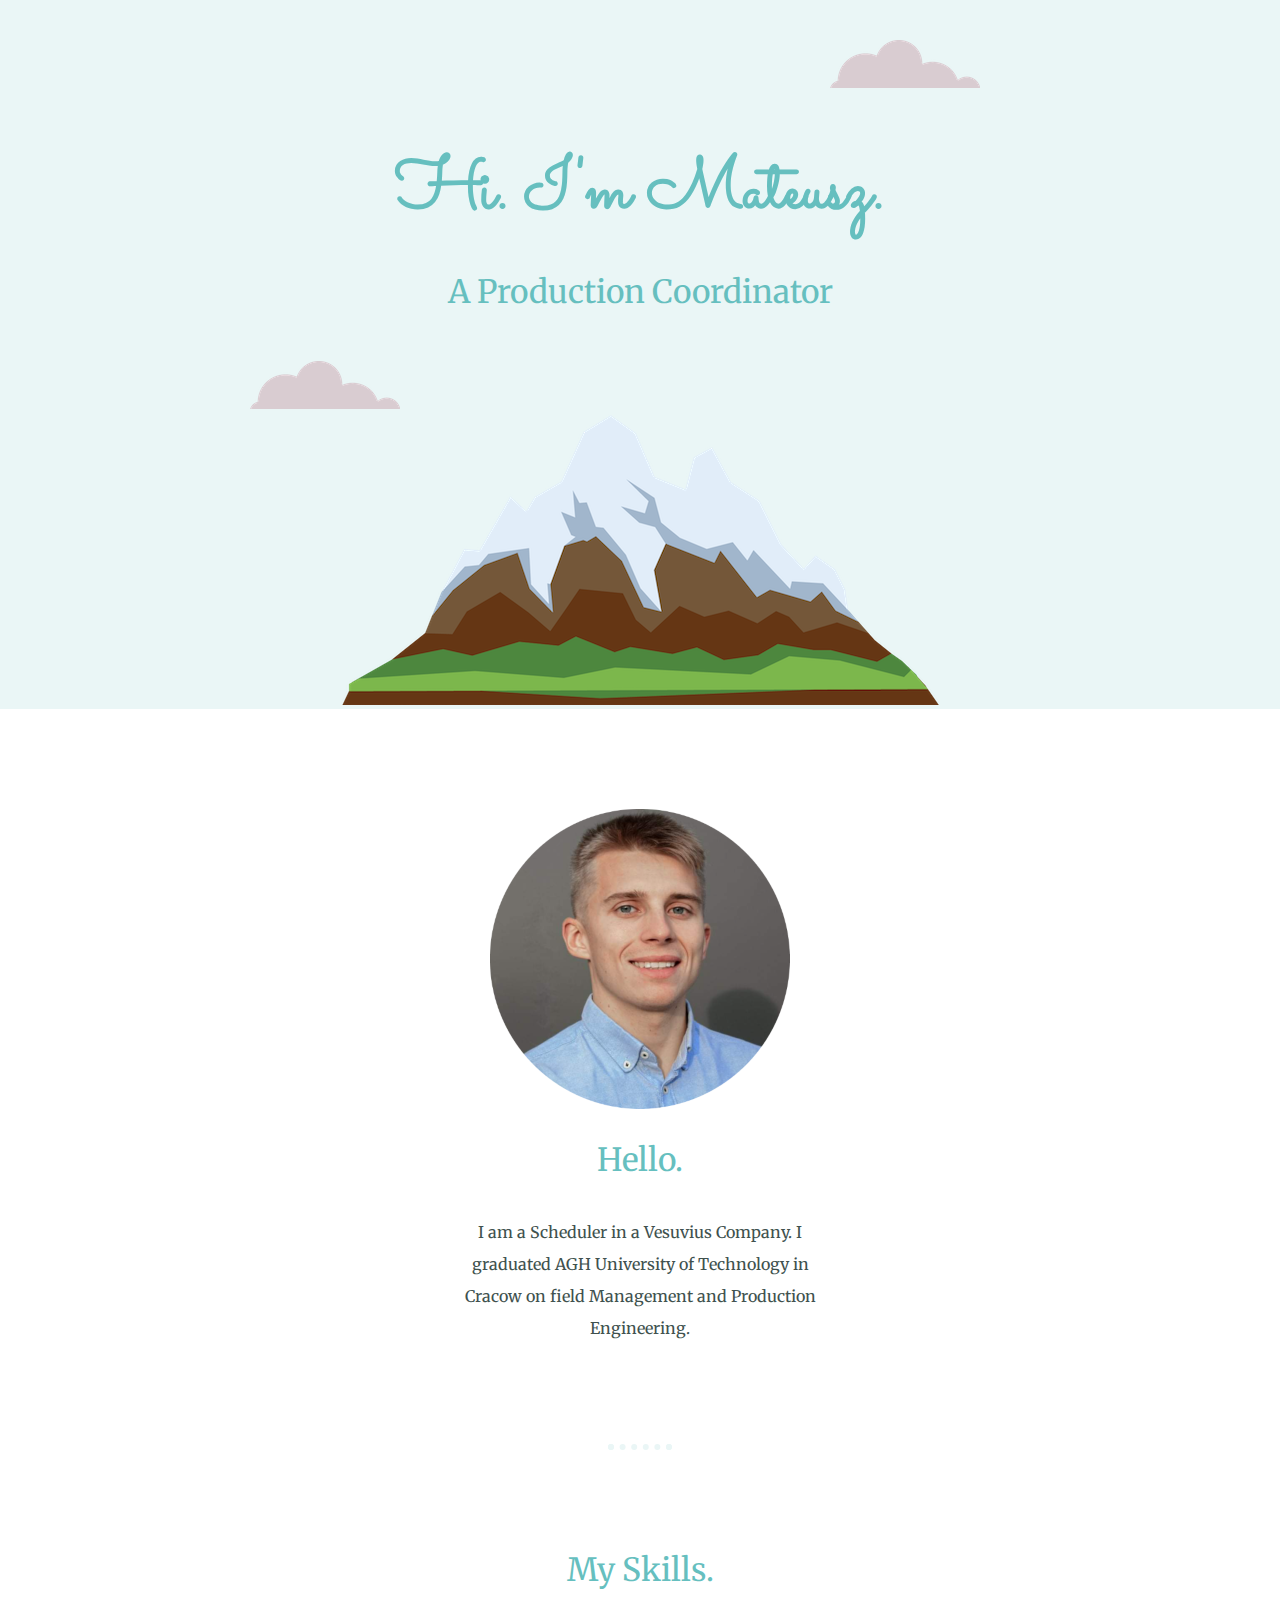
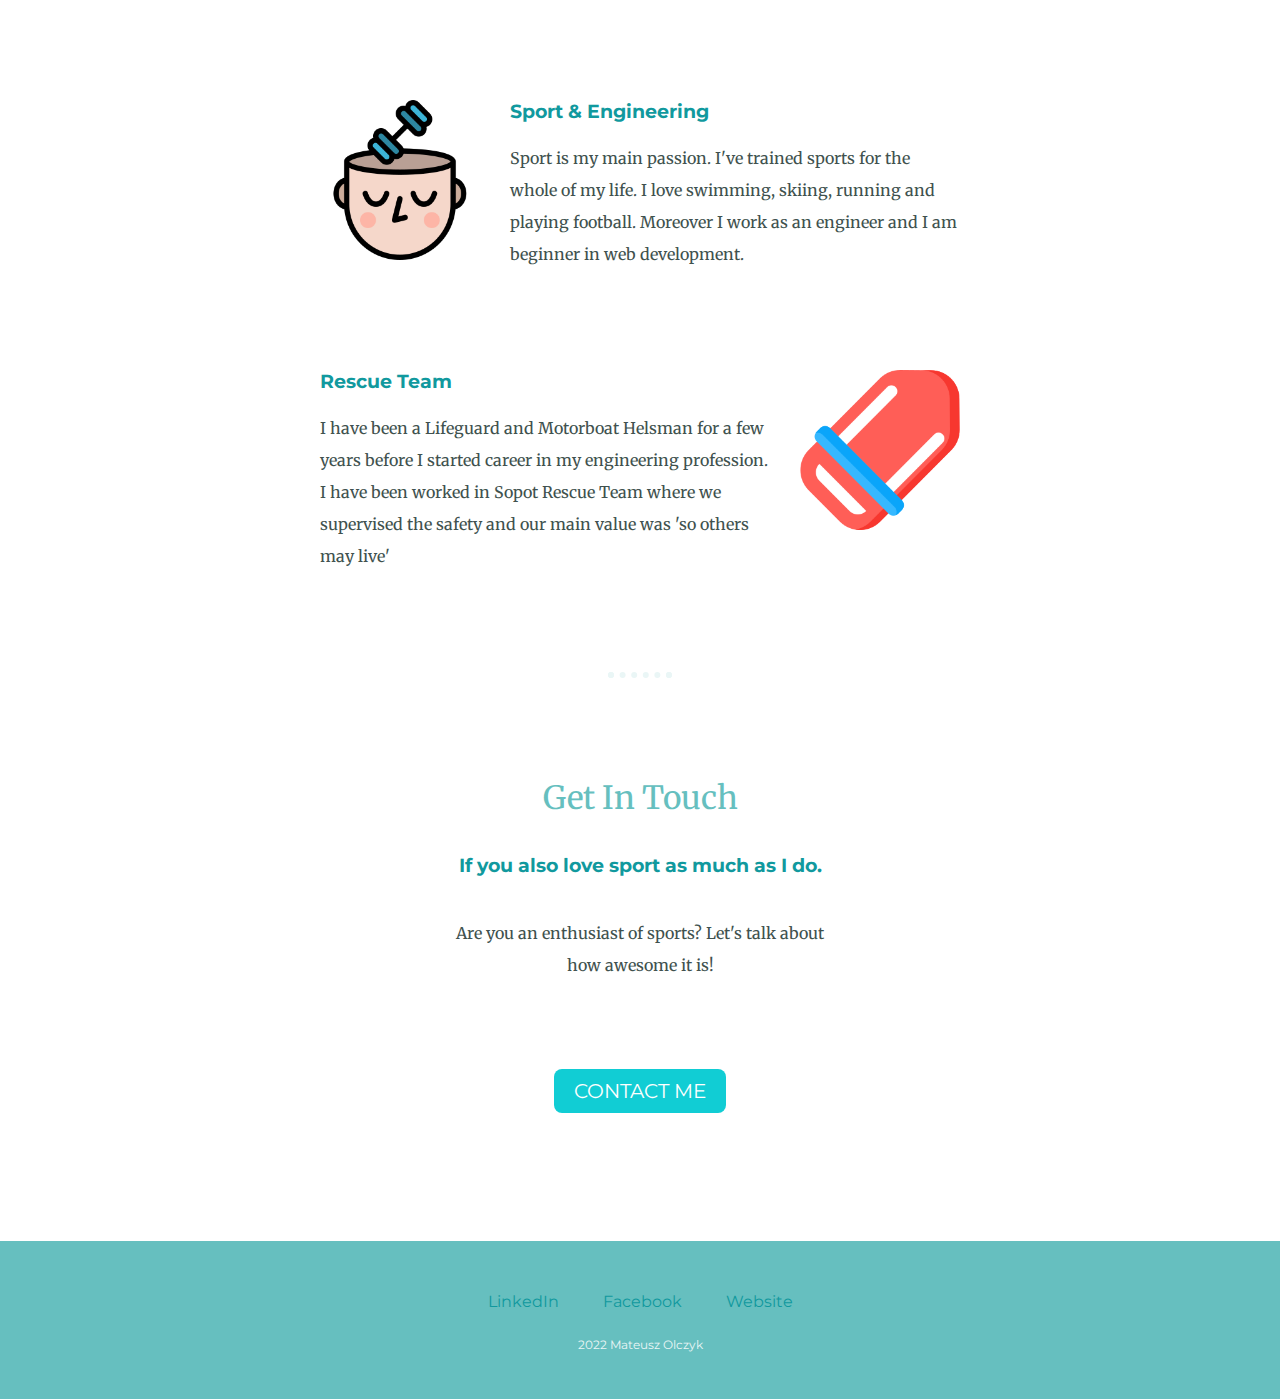
<file: index.html>
<!DOCTYPE html>
<html lang="en" dir="ltr">
  <head>
    <meta charset="utf-8">
    <title>Mateusz Olczyk</title>
    <link rel="stylesheet" href="css/styles.css">
    <link rel="icon" href="css/favicon.ico">
    <link rel="preconnect" href="https://fonts.googleapis.com">
    <link rel="preconnect" href="https://fonts.gstatic.com" crossorigin>
    <link href="https://fonts.googleapis.com/css2?family=Merriweather&family=Montserrat&family=Sacramento&display=swap" rel="stylesheet">
  </head>
  <body>
<div class="top-container">
  <img class="top-cloud" src="images/cloud.png" alt="cloud">
  <h1>Hi. I'm Mateusz.</h1>
  <h2>A Production Coordinator</h2>
  <img class="bottom-cloud" src="images/cloud.png" alt="cloud">
  <img src="images/mountain.png" alt="mountain">
</div>
<div class="middle-container">
  <div class="profile">
    <img src="images/Mateusz_profile_pic.png" alt="Mateusz_profile_pic">
    <h2>Hello.</h2>
    <p class="Hello">I am a Scheduler in a Vesuvius Company. I graduated AGH University of Technology
      in Cracow on field Management and Production Engineering.</p>
  </div>
  <hr>
  <div class="skills">
    <h2>My Skills.</h2>
    <div class="skill-row">
      <img class="image1" src="images/strenght.png" alt="Skills">
      <h3>Sport & Engineering</h3>
      <p>Sport is my main passion. I've trained sports for the whole of my life.
        I love swimming, skiing, running and playing football. Moreover I work as an engineer
        and I am beginner in web development.
      </p>
    </div>
    <div class="skill-row">
      <img class="image2" src="images/rescue.png" alt="Rescue">
      <h3>Rescue Team</h3>
      <p>I have been a Lifeguard and
      Motorboat Helsman for a few years before I started career in my engineering profession.
      I have been worked in Sopot Rescue Team where we supervised the safety and our main value was
      'so others may live'

     </p>
    </div>
  </div>
  <hr>
  <div class="contact-me">
    <h2>Get In Touch</h2>
    <h3>If you also love sport as much as I do.</h3>
    <p class="contact">Are you an enthusiast of sports? Let's talk about how awesome it is!</p>
    <a class="btn" href="mailto:name@email.com">CONTACT ME</a>
  </div>
</div>


<div class="bottom-container">
  <a class="footer-link" href="">LinkedIn</a>
  <a class="footer-link" href="https://www.facebook.com/mateusz.olczyk.5">Facebook</a>
  <a class="footer-link" href="">Website</a>
  <p class="End">2022 Mateusz Olczyk</p>
</div>

  </body>
</html>
</file>
<file: css/styles.css>
body {
  margin: 0;
  text-align: center;
  font-family: 'Merriweather', serif;
  color: #40514E;
}
h1{
  font-size: 4.5rem;
  margin: 40px auto 0 auto;
  font-family: 'Sacramento', cursive;
  color: #66BFBF;
}
h2 {
  font-family: 'Merriweather', sans-serif;
  color: #66BFBF;
  font-weight: normal;
  font-size: 2rem;
  padding-bottom: 10px;
}
h3 {
  font-family: 'Montserrat', sans-serif;
  color: #11999E;
}
hr {
  border: dotted #EAF6F6 6px;
  border-bottom: none;
  width: 4%;
  margin: 100px auto 100px auto;
}
p {
  line-height: 2;
}
a {
  text-decoration: none;
}
a:hover {
  color: #EAF6F6;
}
.contact {
  width: 30%;
  margin: 40px auto 60px auto;
}
.End{
  color: #EAF6F6;
  font-family: 'Montserrat', sans-serif;
  font-size: 0.75rem;
  padding: 10px 0;
}
.footer-link{
  margin: 10px 20px;
  color: #11999E;
  font-family: 'Montserrat', sans-serif;
}
.Hello {
  width: 30%;
  margin: 20px auto 20px auto;
}
.top-container {
  background-color: #EAF6F6;
  position: relative;
  padding-top: 100px;
}

.middle-container {
  background-color: white;
  margin: 100px auto 100px auto;
}

.bottom-container {
  background-color: #66BFBF;
  padding: 50px 0 20px;
}
.bottom-cloud {
  position: absolute;
  left: 250px;
  bottom: 300px;

}
.top-cloud {
  position: absolute;
  right: 300px;
  top: 40px;
}
.skill-row {
width: 50%;
margin: 100px auto 100px auto;
text-align: left;
}
.image1 {
  width: 25%;
  float: left;
  margin-right: 30px;
}
.image2 {
  width: 25%;
  float: right;
  margin-left: 30px;
}
.btn {
  -webkit-border-radius: 8;
  -moz-border-radius: 8;
  border-radius: 8px;
  font-family: 'Montserrat', sans-serif;
  color: white;
  font-size: 20px;
  background: #11cdd4;
  padding: 10px 20px 10px 20px;
  text-decoration: none;
  line-height: 5;
}

.btn:hover {
  background: #3cb0fd;
  text-decoration: none;
}
</file>
